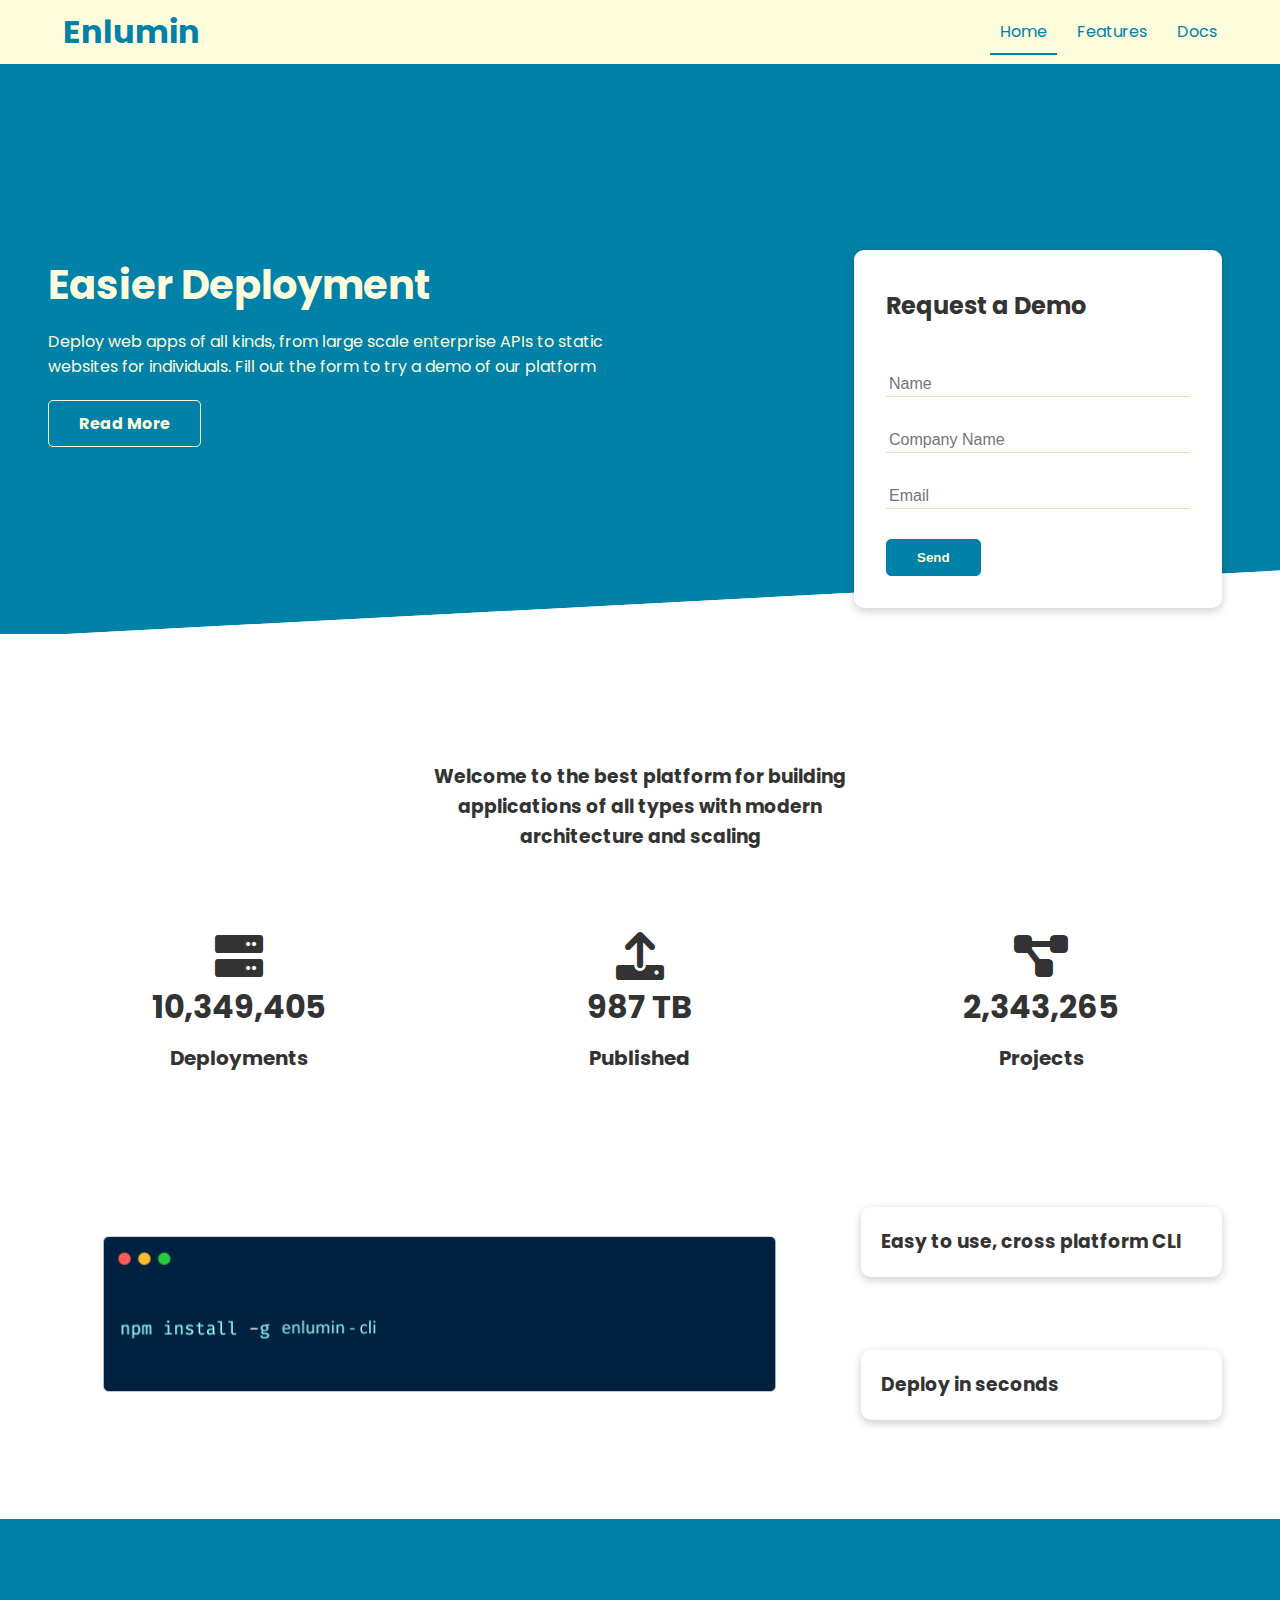
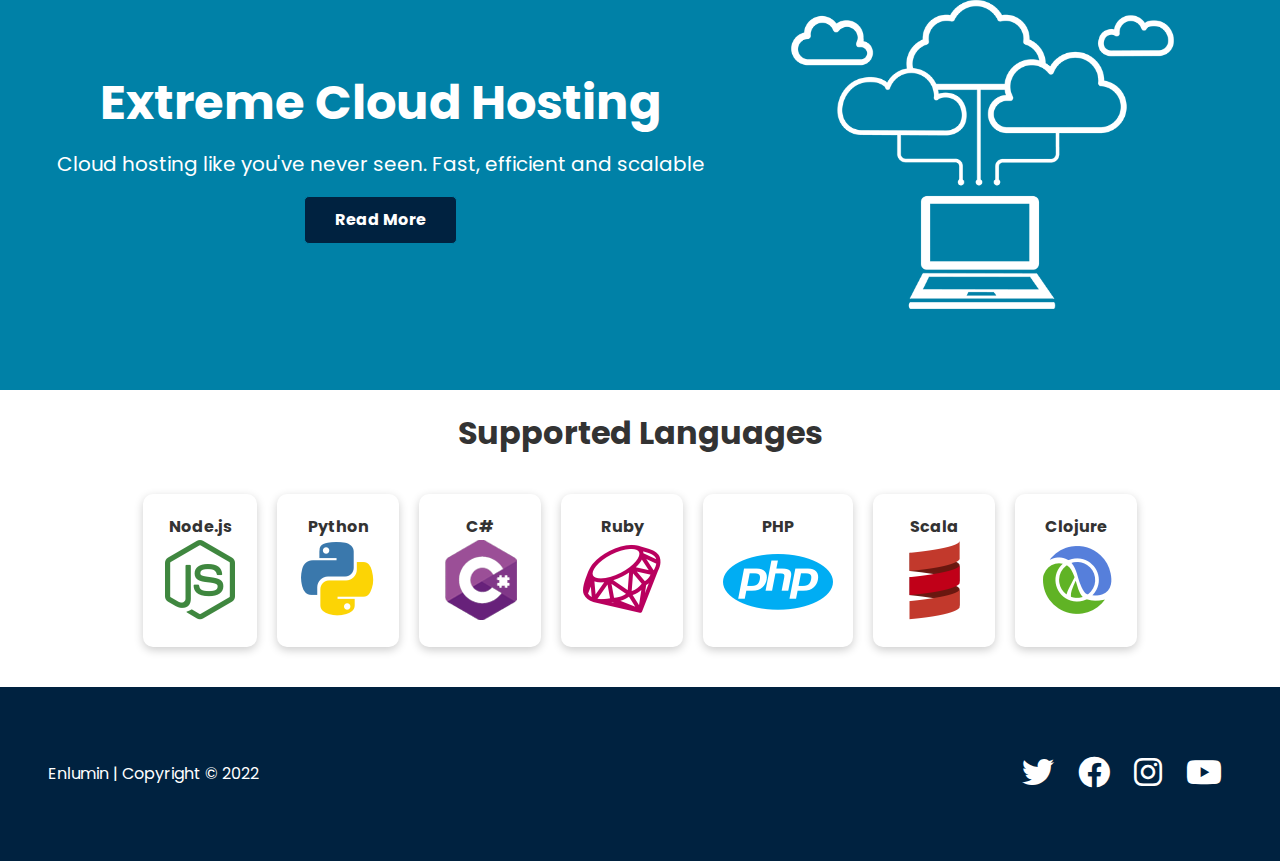
<file: index.html>
<!DOCTYPE html>
<html lang="en">
  <head>
    <meta charset="UTF-8" />
    <meta http-equiv="X-UA-Compatible" content="IE=edge" />
    <meta name="viewport" content="width=device-width, initial-scale=1.0" />
    <link
      rel="stylesheet"
      href="https://cdnjs.cloudflare.com/ajax/libs/font-awesome/6.0.0/css/all.min.css"
      integrity="sha512-9usAa10IRO0HhonpyAIVpjrylPvoDwiPUiKdWk5t3PyolY1cOd4DSE0Ga+ri4AuTroPR5aQvXU9xC6qOPnzFeg=="
      crossorigin="anonymous"
      referrerpolicy="no-referrer"
    />
    <link rel="stylesheet" href="css/utilities.css" />
    <link rel="stylesheet" href="css/style.css" />
    <title>Enlumin | Cloud Hosting For Everyone</title>
  </head>
  <body>
    <!-- Navbar -->
    <div class="navbar">
      <div class="container flex">
        <h1 class="logo"><a href="index.html">Enlumin</a></h1>
        <nav class="nav-links-wrapper">
          <ul class="nav-links">
            <li><a class="active-link" href="index.html">Home</a></li>
            <li><a href="features.html">Features</a></li>
            <li><a href="docs.html">Docs</a></li>
          </ul>
        </nav>
        <div class="mobile-menu-toggle">
          <span class="line"></span>
          <span class="line"></span>
          <span class="line"></span>
        </div>
      </div>
    </div>

    <!-- Showcase -->
    <section class="showcase">
      <div class="container grid">
        <div class="showcase-text">
          <h1>Easier Deployment</h1>
          <p>
            Deploy web apps of all kinds, from large scale enterprise APIs to
            static websites for individuals. Fill out the form to try a demo of
            our platform
          </p>
          <a href="features.html" class="btn btn-outline">Read More</a>
        </div>

        <div class="showcase-form card">
          <h2>Request a Demo</h2>
          <form
            name="contact"
            method="POST"
            netlify-honeypot="bot-field"
            data-netlify="true"
          >
            <input type="hidden" name="form-name" value="contact" />
            <p class="hidden">
              <label>
                Don’t fill this out if you’re human: <input name="bot-field" />
              </label>
            </p>
            <div class="form-control">
              <input
                type="text"
                name="name"
                id="name"
                placeholder="Name"
                required
              />
            </div>
            <div class="form-control">
              <input
                type="text"
                name="company"
                id="name"
                placeholder="Company Name"
                required
              />
            </div>
            <div class="form-control">
              <input
                type="email"
                name="email"
                id="name"
                placeholder="Email"
                required
              />
            </div>
            <input type="submit" value="Send" class="btn btn-primary" />
          </form>
        </div>
      </div>
    </section>

    <!-- Stats -->
    <section class="stats">
      <div class="container">
        <h3 class="stats-heading text-center my-1">
          Welcome to the best platform for building applications of all types
          with modern architecture and scaling
        </h3>
        <div class="grid grid-3 text-center my-4">
          <div>
            <i class="fas fa-server fa-3x"></i>
            <h3>10,349,405</h3>
            <p class="text-secondary">Deployments</p>
          </div>
          <div>
            <i class="fas fa-upload fa-3x"></i>
            <h3>987 TB</h3>
            <p class="text-secondary">Published</p>
          </div>
          <div>
            <i class="fas fa-project-diagram fa-3x"></i>
            <h3>2,343,265</h3>
            <p class="text-secondary">Projects</p>
          </div>
        </div>
      </div>
    </section>

    <!-- CLI -->
    <section class="cli">
      <div class="container grid">
        <img src="images/cli.png" alt="" />
        <div class="card">
          <h3>Easy to use, cross platform CLI</h3>
        </div>
        <div class="card">
          <h3>Deploy in seconds</h3>
        </div>
      </div>
    </section>

    <!-- Cloud -->
    <section class="cloud bg-primary my-2 py-5">
      <div class="container grid">
        <div class="text-center">
          <h2 class="lg">Extreme Cloud Hosting</h2>
          <p class="lead my-1">
            Cloud hosting like you've never seen. Fast, efficient and scalable
          </p>
          <a href="features" class="btn btn-dark">Read More</a>
        </div>
        <img src="images/cloud.png" alt="" />
      </div>
    </section>

    <!-- Languages -->
    <section class="languages">
      <h2 class="md text-center my-2">Supported Languages</h2>
      <div class="container flex">
        <div class="card">
          <h4>Node.js</h4>
          <img src="images/logos/node.png" alt="" />
        </div>
        <div class="card">
          <h4>Python</h4>
          <img src="images/logos/python.png" alt="" />
        </div>
        <div class="card">
          <h4>C#</h4>
          <img src="images/logos/csharp.png" alt="" />
        </div>
        <div class="card">
          <h4>Ruby</h4>
          <img src="images/logos/ruby.png" alt="" />
        </div>
        <div class="card">
          <h4>PHP</h4>
          <img src="images/logos/php.png" alt="" />
        </div>
        <div class="card">
          <h4>Scala</h4>
          <img src="images/logos/scala.png" alt="" />
        </div>
        <div class="card">
          <h4>Clojure</h4>
          <img src="images/logos/clojure.png" alt="" />
        </div>
      </div>
    </section>

    <!-- Footer -->
    <footer class="footer bg-dark py-5">
      <div class="container">
        <div>
          <p>Enlumin | Copyright &copy; 2022</p>
        </div>
        <div class="social">
          <a href="#"><i class="fab fa-twitter fa-2x"></i></a>
          <a href="#"><i class="fab fa-facebook fa-2x"></i></a>
          <a href="#"><i class="fab fa-instagram fa-2x"></i></a>
          <a href="#"><i class="fab fa-youtube fa-2x"></i></a>
        </div>
      </div>
    </footer>

    <script src="js/app.js"></script>
  </body>
</html>
</file>
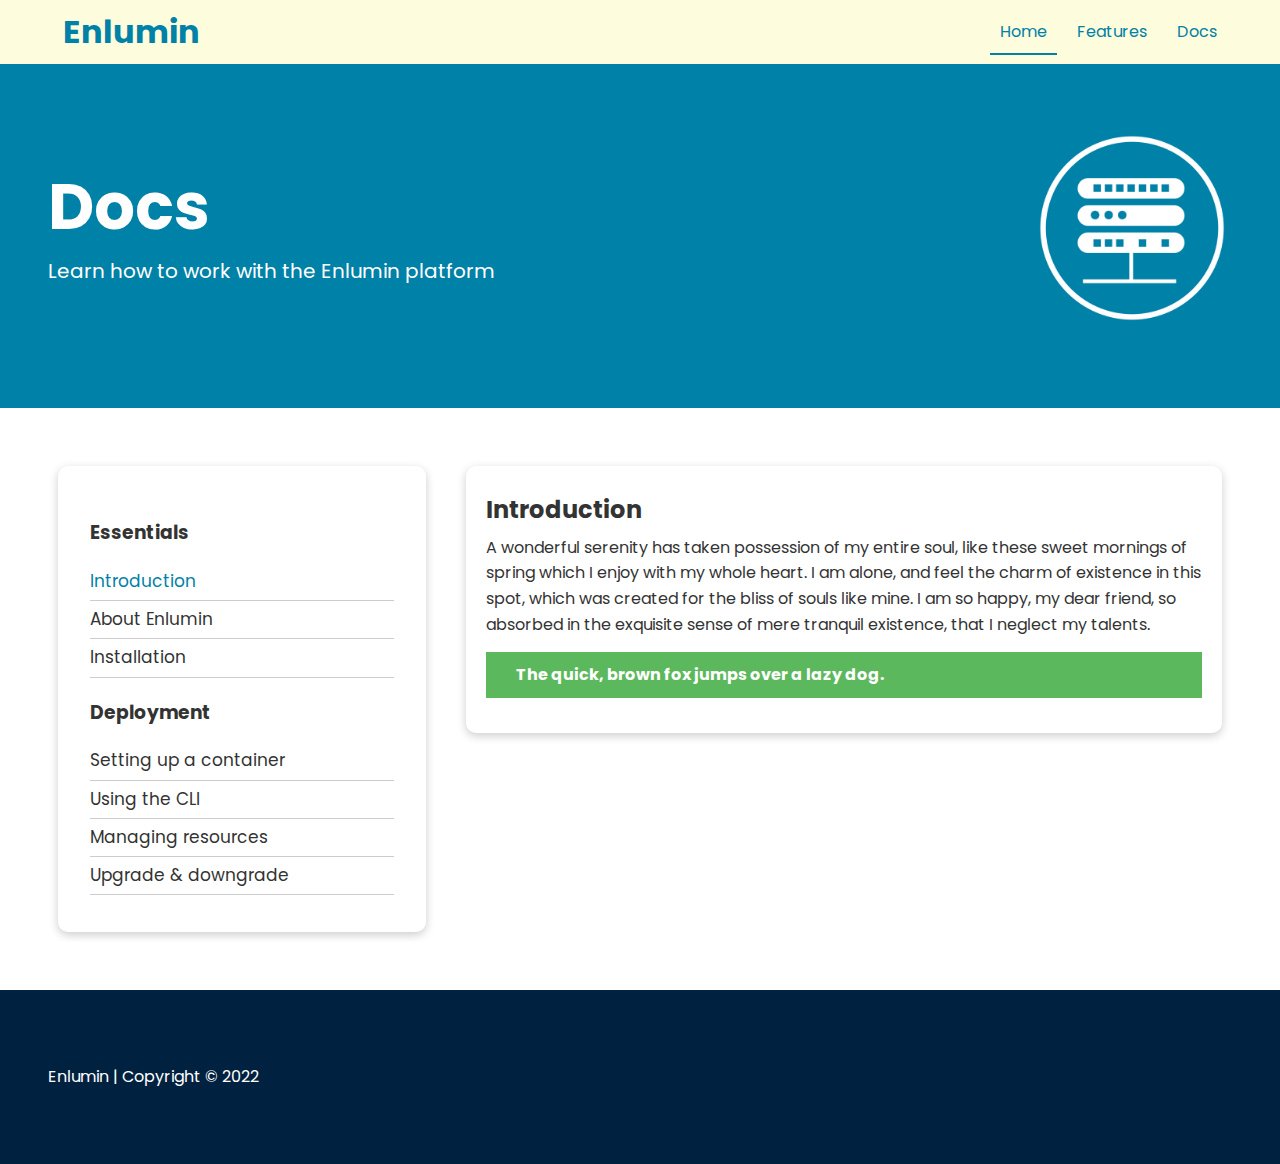
<file: docs.html>
<!DOCTYPE html>
<html lang="en">
  <head>
    <meta charset="UTF-8" />
    <meta name="viewport" content="width=device-width, initial-scale=1.0" />
    <link
      rel="stylesheet"
      href="https://cdnjs.cloudflare.com/ajax/libs/font-awesome/5.15.1/css/all.min.css"
      integrity="sha512-+4zCK9k+qNFUR5X+cKL9EIR+ZOhtIloNl9GIKS57V1MyNsYpYcUrUeQc9vNfzsWfV28IaLL3i96P9sdNyeRssA=="
      crossorigin="anonymous"
    />
    <link rel="stylesheet" href="css/utilities.css" />
    <link rel="stylesheet" href="css/style.css" />
    <title>Enlumin | Docs</title>
  </head>
  <body>
    <!-- Navbar -->
    <div class="navbar">
      <div class="container flex">
        <h1 class="logo"><a href="index.html">Enlumin</a></h1>
        <nav class="nav-links-wrapper">
          <ul class="nav-links">
            <li><a class="active-link" href="index.html">Home</a></li>
            <li><a href="features.html">Features</a></li>
            <li><a href="docs.html">Docs</a></li>
          </ul>
        </nav>
        <div class="mobile-menu-toggle">
          <span class="line"></span>
          <span class="line"></span>
          <span class="line"></span>
        </div>
      </div>
    </div>

    <!-- Docs Head -->
    <section class="docs-head bg-primary py-3">
      <div class="container grid">
        <div>
          <h1 class="xl">Docs</h1>
          <p class="lead">Learn how to work with the Enlumin platform</p>
        </div>
        <img src="images/server.png" alt="" />
      </div>
    </section>

    <!-- Docs Main -->
    <section class="docs-main my-4">
      <div class="container grid">
        <div class="card-list bg-light p-3">
          <h3 class="my-2">Essentials</h3>
          <nav>
            <ul>
              <li>
                <a class="tab-item text-primary" href="#" data-id="intro"
                  >Introduction</a
                >
              </li>
              <li>
                <a class="tab-item" href="#" data-id="about">About Enlumin</a>
              </li>
              <li>
                <a class="tab-item" href="#" data-id="install">Installation</a>
              </li>
            </ul>
          </nav>
          <h3 class="my-2">Deployment</h3>
          <nav>
            <ul>
              <li>
                <a class="tab-item" href="#" data-id="container"
                  >Setting up a container</a
                >
              </li>
              <li>
                <a class="tab-item" href="#" data-id="cli">Using the CLI</a>
              </li>
              <li>
                <a class="tab-item" href="#" data-id="resources"
                  >Managing resources</a
                >
              </li>
              <li>
                <a class="tab-item" href="#" data-id="upgrade"
                  >Upgrade & downgrade</a
                >
              </li>
            </ul>
          </nav>
        </div>
        <div class="card active" id="intro">
          <h2>Introduction</h2>
          <p>
            A wonderful serenity has taken possession of my entire soul, like
            these sweet mornings of spring which I enjoy with my whole heart. I
            am alone, and feel the charm of existence in this spot, which was
            created for the bliss of souls like mine. I am so happy, my dear
            friend, so absorbed in the exquisite sense of mere tranquil
            existence, that I neglect my talents.
          </p>

          <div class="alert alert-success">
            <i class="fas fa-info"></i> The quick, brown fox jumps over a lazy
            dog.
          </div>
        </div>
        <div class="card" id="about">
          <h2>About</h2>
          <p>
            One morning, when Gregor Samsa woke from troubled dreams, he found
            himself transformed in his bed into a horrible vermin. He lay on his
            armour-like back, and if he lifted his head a little he could see
            his brown belly, slightly domed and divided by arches into stiff
            sections. The bedding was hardly able to cover it and seemed ready
            to slide off any moment. His many legs, pitifully thin compared with
            the size of the rest of him, waved about helplessly as he looked.
            "What's happened to me?" he thought. It wasn't a dream.
          </p>
        </div>
        <div class="card" id="install">
          <h2>Installation</h2>
          <p>
            He lay on his armour-like back, and if he lifted his head a little
            he could see his brown belly, slightly domed and divided by arches
            into stiff sections.
          </p>
          <a href="#" class="btn btn-primary">Install CLI</a>

          <h3>Requirements</h3>
          <ul>
            <li>Windows 10, Mac OSX, Linux</li>
            <li>Node.js v12 or higher</li>
          </ul>

          <h3>Install</h3>
          <p>Mac (Homebrew)</p>
          <pre><code>$ brew install enlumin-cli</code></pre>
          <p>NPM</p>
          <pre><code>$ npm install enlumin-cli</code></pre>
          <p>Yarn</p>
          <pre><code>$ yarn install enlumin-cli</code></pre>
        </div>
        <div class="card" id="container">
          <h2>How to set up a container</h2>
          <p>
            One morning, when Gregor Samsa woke from troubled dreams, he found
            himself transformed in his bed into a horrible vermin. He lay on his
            armour-like back, and if he lifted his head a little he could see
            his brown belly, slightly domed and divided by arches into stiff
            sections. The bedding was hardly able to cover it and seemed ready
            to slide off any moment. His many legs, pitifully thin compared with
            the size of the rest of him, waved about helplessly as he looked.
            "What's happened to me?" he thought. It wasn't a dream.
          </p>
        </div>
        <div class="card" id="cli">
          <h2>CLI</h2>
          <p>
            The European languages are members of the same family. Their
            separate existence is a myth. For science, music, sport, etc, Europe
            uses the same vocabulary. The languages only differ in their
            grammar, their pronunciation and their most common words. Everyone
            realizes why a new common language would be desirable: one could
            refuse to pay expensive translators. To achieve this, it would be
            necessary to have uniform grammar, pronunciation and more common
            words.
          </p>
        </div>
        <div class="card" id="resources">
          <h2>Managing</h2>
          <p>
            But I must explain to you how all this mistaken idea of denouncing
            pleasure and praising pain was born and I will give you a complete
            account of the system, and expound the actual teachings of the great
            explorer of the truth, the master-builder of human happiness. No one
            rejects, dislikes, or avoids pleasure itself, because it is
            pleasure, but because those who do not know how to pursue pleasure
            rationally encounter consequences that are extremely painful. Nor
            again is there anyone who loves or pursues or desires to obtain pain
            of itself, because it is pain, but because occasionally
            circumstances occur in which toil and pain can procure him some
            great pleasure.
          </p>
        </div>
        <div class="card" id="upgrade">
          <h2>Upgrade & downgrade</h2>
          <p>
            One morning, when Gregor Samsa woke from troubled dreams, he found
            himself transformed in his bed into a horrible vermin. He lay on his
            armour-like back, and if he lifted his head a little he could see
            his brown belly, slightly domed and divided by arches into stiff
            sections. The bedding was hardly able to cover it and seemed ready
            to slide off any moment. His many legs, pitifully thin compared with
            the size of the rest of him, waved about helplessly as he looked.
            "What's happened to me?" he thought. It wasn't a dream.
          </p>
        </div>
      </div>
    </section>

    <!-- Footer -->
    <footer class="footer bg-dark py-5">
      <div class="container">
        <div>
          <p>Enlumin | Copyright &copy; 2022</p>
        </div>
        <div class="social">
          <a href="#"><i class="fab fa-twitter fa-2x"></i></a>
          <a href="#"><i class="fab fa-facebook fa-2x"></i></a>
          <a href="#"><i class="fab fa-instagram fa-2x"></i></a>
          <a href="#"><i class="fab fa-youtube fa-2x"></i></a>
        </div>
      </div>
    </footer>

    <script src="js/app.js"></script>
  </body>
</html>
</file>
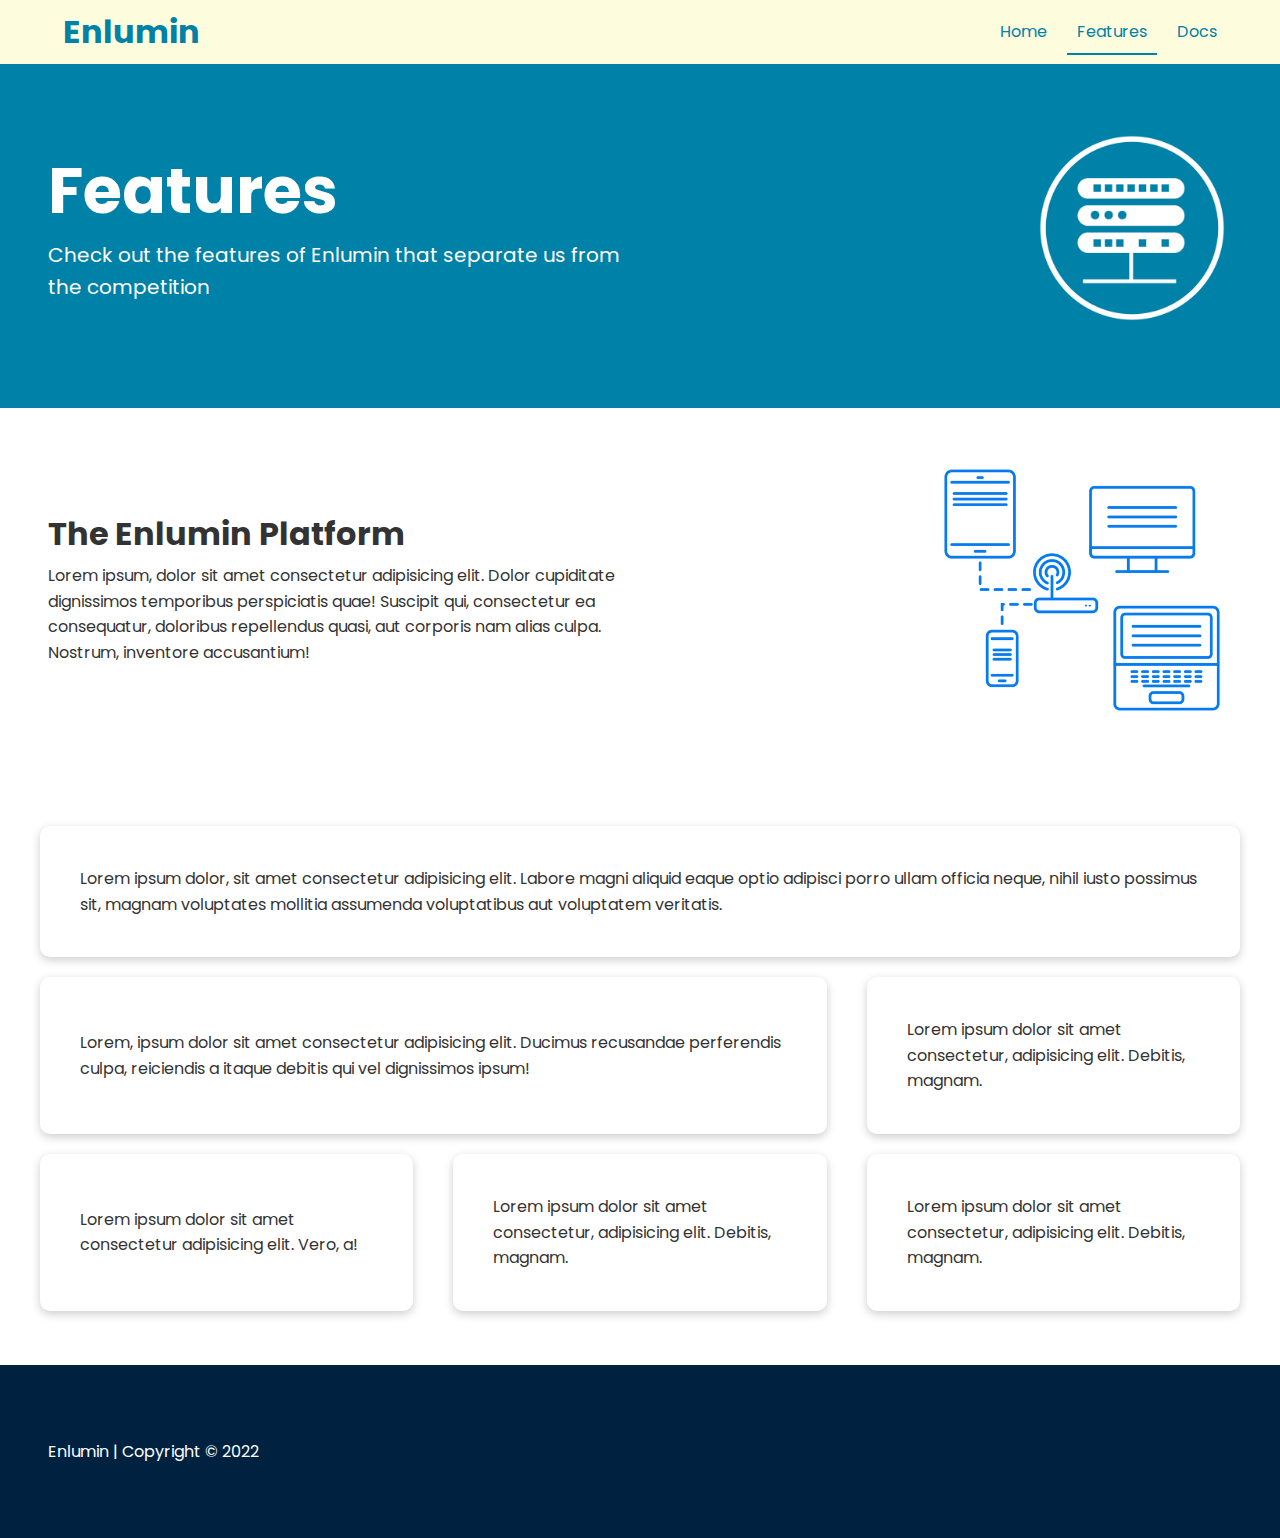
<file: features.html>
<!DOCTYPE html>
<html lang="en">
  <head>
    <meta charset="UTF-8" />
    <meta name="viewport" content="width=device-width, initial-scale=1.0" />
    <link
      rel="stylesheet"
      href="https://cdnjs.cloudflare.com/ajax/libs/font-awesome/5.15.1/css/all.min.css"
      integrity="sha512-+4zCK9k+qNFUR5X+cKL9EIR+ZOhtIloNl9GIKS57V1MyNsYpYcUrUeQc9vNfzsWfV28IaLL3i96P9sdNyeRssA=="
      crossorigin="anonymous"
    />
    <link rel="stylesheet" href="css/utilities.css" />
    <link rel="stylesheet" href="css/style.css" />
    <title>Enlumin | Features</title>
  </head>
  <body>
    <!-- Navbar -->
    <div class="navbar">
      <div class="container flex">
        <h1 class="logo"><a href="index.html">Enlumin</a></h1>
        <nav class="nav-links-wrapper">
          <ul class="nav-links">
            <li><a href="index.html">Home</a></li>
            <li><a class="active-link" href="features.html">Features</a></li>
            <li><a href="docs.html">Docs</a></li>
          </ul>
        </nav>
        <div class="mobile-menu-toggle">
          <span class="line"></span>
          <span class="line"></span>
          <span class="line"></span>
        </div>
      </div>
    </div>

    <!-- Head -->
    <section class="features-head bg-primary py-3">
      <div class="container grid">
        <div>
          <h1 class="xl">Features</h1>
          <p class="lead">
            Check out the features of Enlumin that separate us from the
            competition
          </p>
        </div>
        <img src="images/server.png" alt="" />
      </div>
    </section>

    <!-- Sub Head -->
    <section class="features-sub-head bg-light py-3">
      <div class="container grid">
        <div>
          <h1 class="md">The Enlumin Platform</h1>
          <p>
            Lorem ipsum, dolor sit amet consectetur adipisicing elit. Dolor
            cupiditate dignissimos temporibus perspiciatis quae! Suscipit qui,
            consectetur ea consequatur, doloribus repellendus quasi, aut
            corporis nam alias culpa. Nostrum, inventore accusantium!
          </p>
        </div>
        <img src="images/server2.png" alt="" />
      </div>
    </section>

    <section class="features-main class my-2">
      <div class="container grid grid-3">
        <div class="card flex">
          <i class="fas fa-server fa-3x"></i>
          <p>
            Lorem ipsum dolor, sit amet consectetur adipisicing elit. Labore
            magni aliquid eaque optio adipisci porro ullam officia neque, nihil
            iusto possimus sit, magnam voluptates mollitia assumenda
            voluptatibus aut voluptatem veritatis.
          </p>
        </div>
        <div class="card flex">
          <i class="fas fa-network-wired fa-3x"></i>
          <p>
            Lorem, ipsum dolor sit amet consectetur adipisicing elit. Ducimus
            recusandae perferendis culpa, reiciendis a itaque debitis qui vel
            dignissimos ipsum!
          </p>
        </div>
        <div class="card flex">
          <i class="fas fa-laptop-code fa-3x"></i>
          <p>
            Lorem ipsum dolor sit amet consectetur, adipisicing elit. Debitis,
            magnam.
          </p>
        </div>
        <div class="card flex">
          <i class="fas fa-database fa-3x"></i>
          <p>
            Lorem ipsum dolor sit amet consectetur adipisicing elit. Vero, a!
          </p>
        </div>
        <div class="card flex">
          <i class="fas fa-power-off fa-3x"></i>
          <p>
            Lorem ipsum dolor sit amet consectetur, adipisicing elit. Debitis,
            magnam.
          </p>
        </div>
        <div class="card flex">
          <i class="fas fa-upload fa-3x"></i>
          <p>
            Lorem ipsum dolor sit amet consectetur, adipisicing elit. Debitis,
            magnam.
          </p>
        </div>
      </div>
    </section>

    <!-- Footer -->
    <footer class="footer bg-dark py-5">
      <div class="container">
        <div>
          <p>Enlumin | Copyright &copy; 2022</p>
        </div>
        <div class="social">
          <a href="#"><i class="fab fa-twitter fa-2x"></i></a>
          <a href="#"><i class="fab fa-facebook fa-2x"></i></a>
          <a href="#"><i class="fab fa-instagram fa-2x"></i></a>
          <a href="#"><i class="fab fa-youtube fa-2x"></i></a>
        </div>
      </div>
    </footer>
    <script src="js/app.js"></script>
  </body>
</html>
</file>
<file: css/utilities.css>
/* Utilities */
.container {
  max-width: 1280px;
  margin: 0 auto;
  overflow: hidden;
  padding: 0 3rem;
}

@media screen and (max-width: 500px) {
  .container {
    padding: 0 1rem;
  }
}

.flex {
  display: flex;
  justify-content: center;
  align-items: center;
  height: 100%;
}

.grid {
  display: grid;
  grid-template-columns: 1fr 1fr;
  gap: 20px;
  justify-content: center;
  align-items: center;
  height: 100%;
}

@media screen and(max-width: 850px) {
  .grid {
    grid-template-columns: 1fr;
  }
}

.grid-3 {
  grid-template-columns: repeat(3, 1fr);
}

.card,
.card-list {
  background-color: #fff;
  color: #333;
  border-radius: 10px;
  box-shadow: 0 3px 10px rgba(0, 0, 0, 0.2);
  padding: 20px;
  margin: 10px;
}

.text-center {
  text-align: center;
}

/* Backgrounds & colored buttons */
.bg-primary,
.btn-primary {
  background-color: var(--primary-color);
  color: #fff;
}

.bg-dark {
  background-color: var(--dark-color);
  color: #fff;
}

.bg-primary a,
.btn-primary a,
.bg-dark a {
  color: #fff;
}

/* Text sizes & colors*/
.lead {
  font-size: 20px;
}

.sm {
  font-size: 1rem;
}

.md {
  font-size: 2rem;
}

.lg {
  font-size: 3rem;
}

.xl {
  font-size: 4rem;
}

.text-primary {
  color: var(--primary-color);
}
.text-secondary {
  color: var(--secondary-color);
}
.text-dark {
  color: var(--dark-color);
}

/* Alert */
.alert {
  background-color: var(--light-color);
  padding: 10px 20px;
  font-weight: bold;
  margin: 15px 0;
}
.alert i {
  margin-right: 10px;
}

.alert-success {
  background-color: var(--success-color);
  color: #fff;
}

.alert-error {
  background-color: var(--error-color);
  color: #fff;
}

/* Buttons */
.btn {
  display: inline-block;
  padding: 10px 30px;
  cursor: pointer;
  font-weight: bold;
  background-color: var(--primary-color);
  color: var(--light-color);
  border: 1px var(--primary-color) solid;
  border-radius: 5px;
  transition: all 0.2s ease-in;
}

.btn-dark {
  background-color: var(--dark-color);
}

.btn-outline {
  background-color: transparent;
  border: 1px var(--light-color) solid;
}

/* Margin */
.my-1 {
  margin: 1rem 0;
}
.my-2 {
  margin: 1.5rem 0;
}
.my-3 {
  margin: 2rem 0;
}
.my-4 {
  margin: 3rem 0;
}
.my-5 {
  margin: 4rem 0;
}

.m-1 {
  margin: 1rem;
}
.m-2 {
  margin: 1.5rem;
}
.m-3 {
  margin: 2rem;
}
.m-4 {
  margin: 3rem;
}
.m-5 {
  margin: 4rem;
}

/* Padding */
.py-1 {
  padding: 1rem 0;
}
.py-2 {
  padding: 1.5rem 0;
}
.py-3 {
  padding: 2rem 0;
}
.py-4 {
  padding: 3rem 0;
}
.py-5 {
  padding: 4rem 0;
}

.p-1 {
  padding: 1rem;
}
.p-2 {
  padding: 1.5rem;
}
.p-3 {
  padding: 2rem;
}
.p-4 {
  padding: 3rem;
}
.p-5 {
  padding: 4rem;
}
</file>
<file: css/style.css>
@import url("https://fonts.googleapis.com/css2?family=Poppins:wght@400;500;600;700&display=swap");

:root {
  --primary-color: #0081a7;
  --primary-light-color: #00afb9;
  --light-color: #fdfcdc;
  --tertiary-color: #fed9b7;
  --dark-color: #002240;
  --success-color: #5cb85c;
  --error-color: #d9534f;
}

/* General styles */
* {
  box-sizing: border-box;
  padding: 0;
  margin: 0;
}

body {
  font-family: "Poppins", sans-serif;
  color: #333;
  line-height: 1.6;
}

ul {
  list-style-type: none;
}

a {
  text-decoration: none;
  color: #333;
}

h1,
h2 {
  line-height: 1.2;
  margin: 10px 0;
}

p {
  margin: 10px 0;
}

img {
  width: 100%;
}

code,
pre {
  background: #333;
  color: #fff;
  padding: 10px;
}

.hidden {
  visibility: hidden;
  height: 0;
}

/* Navbar */
.navbar {
  background-color: var(--light-color);
  color: var(--primary-color);
  height: 4rem;
  width: 100%;
  position: fixed;
  top: 0;
  z-index: 1000;
}

.navbar.sticky {
  opacity: 0.98;
  box-shadow: 0 0 40px rgb(0 0 0 / 7%);
  z-index: 1000;
  transition: all 0.3s ease-in;
}

.navbar .flex {
  justify-content: space-between;
}

.navbar ul {
  display: flex;
}

.navbar a {
  color: var(--primary-color);
  padding: 10px;
  margin: 0 5px;
  transition: color 0.6s ease-in;
}

.navbar a:hover,
.navbar a.active-link {
  border-bottom: 2px var(--primary-color) solid;
}

@media screen and (max-width: 720px) {
  .nav-links {
    position: fixed;
    top: 4rem;
    left: 0;
    height: 50vh;
    width: 100%;
    background: #1d293e;
    display: flex;
    flex-direction: column;
    align-items: center;
    justify-content: space-evenly;
    transform: translateX(100%);
    transition: all 0.3s ease-in;
  }

  .nav-links.mobile-active {
    transform: translateX(0);
  }

  .nav-links.mobile-active li a {
    color: var(--light-color);
  }
}

/* Mobile Menu */
.mobile-menu-toggle {
  display: none;
}

.mobile-menu-toggle .line {
  width: 1.8rem;
  height: 3px;
  background-color: var(--primary-color);
  display: block;
  margin: 5px auto;
}

.mobile-menu-toggle:hover {
  cursor: pointer;
}

.mobile-menu-toggle {
  position: relative;
}

.mobile-menu-toggle.is-active {
  transform: rotate(45deg);
}

.mobile-menu-toggle:before {
  content: "";
  position: absolute;
  box-sizing: border-box;
  width: 2.2rem;
  height: 2.2rem;
  border: 3px solid transparent;
  top: 2px;
  left: -10px;
  border-radius: 100%;
}

.mobile-menu-toggle.is-active:before {
  border: 3px solid var(--primary-color);
}

.mobile-menu-toggle.is-active .line {
  width: 1.2rem;
}

.mobile-menu-toggle.is-active .line:nth-child(2) {
  opacity: 0;
}

.mobile-menu-toggle.is-active .line:nth-child(1) {
  transform: translateX(-2px) translateY(13px);
}

.mobile-menu-toggle.is-active .line:nth-child(3) {
  transform: translateX(-2px) translateY(-3px) rotate(90deg);
}

@media screen and (max-width: 720px) {
  .mobile-menu-toggle {
    display: block;
  }
}

/* Showcase */
.showcase {
  padding: 10rem 0 6rem 0;
  background-color: var(--primary-color);
  color: var(--light-color);
  position: relative;
}

.showcase h1 {
  font-size: 40px;
}

.showcase p {
  margin: 20px 0;
}

.showcase .grid {
  overflow: visible;
  grid-template-columns: 1fr 1fr;
  gap: 1rem;
}

.showcase-text .btn:hover {
  background: var(--light-color);
  color: var(--primary-color);
}

.showcase-form {
  justify-self: flex-end;
  position: relative;
  top: 5rem;
  max-width: 23rem;
  padding: 2rem;
  z-index: 100;
}

.showcase-form .form-control {
  margin: 30px 0;
}

.showcase-form input[type="text"],
.showcase-form input[type="email"] {
  border: 0;
  border-bottom: 1px solid var(--tertiary-color);
  width: 100%;
  padding: 3px;
  font-size: 16px;
}

.showcase-form input:focus {
  outline: none;
}

.showcase::before,
.showcase::after {
  content: "";
  position: absolute;
  height: 100px;
  bottom: -70px;
  right: 0;
  left: 0;
  background-color: #fff;
  transform: skewY(-3deg);
}

.showcase-form .btn:hover {
  background-color: var(--light-color);
  color: var(--primary-color);
  font-weight: bold;
  border: 1px var(--primary-color) solid;
}

@media screen and (max-width: 900px) {
  .showcase .grid {
    grid-template-columns: 1fr;
  }

  .showcase-form {
    justify-self: center;
    max-width: 30rem;
  }
}

/* Stats */
.stats {
  padding-top: 8rem;
}

.stats-heading {
  max-width: 30rem;
  margin: auto;
  padding-bottom: 2rem;
}

.stats .grid h3 {
  font-size: 2rem;
}

.stats .grid p {
  font-size: 20px;
  font-weight: bold;
}

@media screen and (max-width: 700px) {
  .stats .grid h3 {
    font-size: 1.5rem;
  }
  .stats .grid p {
    font-size: 1rem;
  }
}
@media screen and (max-width: 400px) {
  .stats .grid {
    grid-template-columns: 1fr;
  }

  .stats .grid > div {
    padding-bottom: 1rem;
    border-bottom: 1px var(--tertiary-color) solid;
  }

  .stats .grid > div:last-child {
    border-bottom: 0;
  }
}

/* CLI */
.cli {
  padding: 3rem 0;
}
.cli .grid {
  grid-template-columns: repeat(3, 1fr);
  grid-template-rows: repeat(2, 1fr);
}

.cli .grid > *:first-child {
  grid-column: 1 / span 2;
  grid-row: 1 / span 2;
}

@media screen and (max-width: 900px) {
  .cli .grid {
    grid-template-columns: 1fr;
  }

  .cli .grid > *:first-child {
    grid-column: 1;
  }
}

/* Cloud */

.cloud .grid {
  grid-template-columns: 4fr 3fr;
}

.cloud .grid .btn:hover {
  background-color: var(--light-color);
  color: var(--primary-color);
}

@media screen and (max-width: 800px) {
  .cloud .grid {
    grid-template-columns: 1fr;
  }

  .cloud .grid > div {
    padding-bottom: 3rem;
  }

  .cloud .grid img {
    width: 50%;
    justify-self: center;
  }
}

@media screen and (max-width: 500px) {
  .cloud .lg {
    font-size: 2rem;
  }
  .cloud .lead {
    font-size: 1rem;
  }
}

/* Languages */
.languages .flex {
  flex-wrap: wrap;
}

.languages .card {
  text-align: center;
  margin: 18px 10px 40px;
  transition: transform 0.2s ease-in;
}

.languages .card hr {
  font-size: 20px;
  margin-bottom: 10px;
}

.languages .card:hover {
  transform: translateY(-15px);
}

/* Features */
.features-head {
  padding: 8rem 0 5rem;
}
.features-head img {
  width: 200px;
  justify-self: flex-end;
}

@media screen and (max-width: 700px) {
  .features-head img {
    display: none;
  }
}

.features-sub-head img {
  width: 300px;
  justify-self: flex-end;
}

@media screen and (max-width: 700px) {
  .features-sub-head .grid {
    grid-template-columns: 1fr;
  }

  .features-sub-head img {
    justify-self: center;
  }
}
.features-main .card > i {
  margin: 0 10px;
}

.features-main .grid {
  padding: 30px;
}

.features-main .grid > *:first-child {
  grid-column: 1 / span 3;
}

.features-main .grid > *:nth-child(2) {
  grid-column: 1 / span 2;
}

@media screen and (max-width: 800px) {
  .features-main .grid {
    grid-template-columns: 1fr 1fr;
  }

  .features-main .grid > *:nth-child(2) {
    grid-column: 1;
  }

  .features-main .grid > *:first-child,
  .features-main .grid > *:last-child {
    grid-column: 1 / span 2;
  }
}

@media screen and (max-width: 700px) {
  .features-main .grid {
    grid-template-columns: 1fr;
  }

  .features-main .grid > *:first-child,
  .features-main .grid > *:last-child {
    grid-column: 1;
  }
}

/* Docs */
.docs-head {
  padding: 8rem 0 5rem;
}

.docs-head img {
  width: 200px;
  justify-self: flex-end;
}

@media screen and (max-width: 500px) {
  .docs-head img {
    display: none;
  }
  .docs-head .grid {
    grid-template-columns: 1fr;
  }
}

.docs-main h3 {
  margin: 20px 0;
}

.docs-main .grid {
  grid-template-columns: 1fr 2fr;
  align-items: flex-start;
}

@media screen and (max-width: 700px) {
  .docs-main .grid {
    grid-template-columns: 1fr;
  }
}

.docs-main nav li {
  font-size: 17px;
  padding-bottom: 5px;
  margin-bottom: 5px;
  border-bottom: 1px #ccc solid;
}

.docs-main a:hover {
  font-weight: bold;
}

.docs-main .card {
  display: none;
}

.docs-main .card.active {
  display: block;
}

/* Footer */
.footer .container {
  display: flex;
  align-items: center;
  justify-content: space-between;
}

.footer .social a {
  margin: 0 10px;
  transition: all 0.3s ease-in;
}
.footer .social a:hover {
  color: var(--error-color);
}

@media screen and (max-width: 600px) {
  .footer .container {
    flex-direction: column-reverse;
    gap: 1rem;
  }
}
</file>
